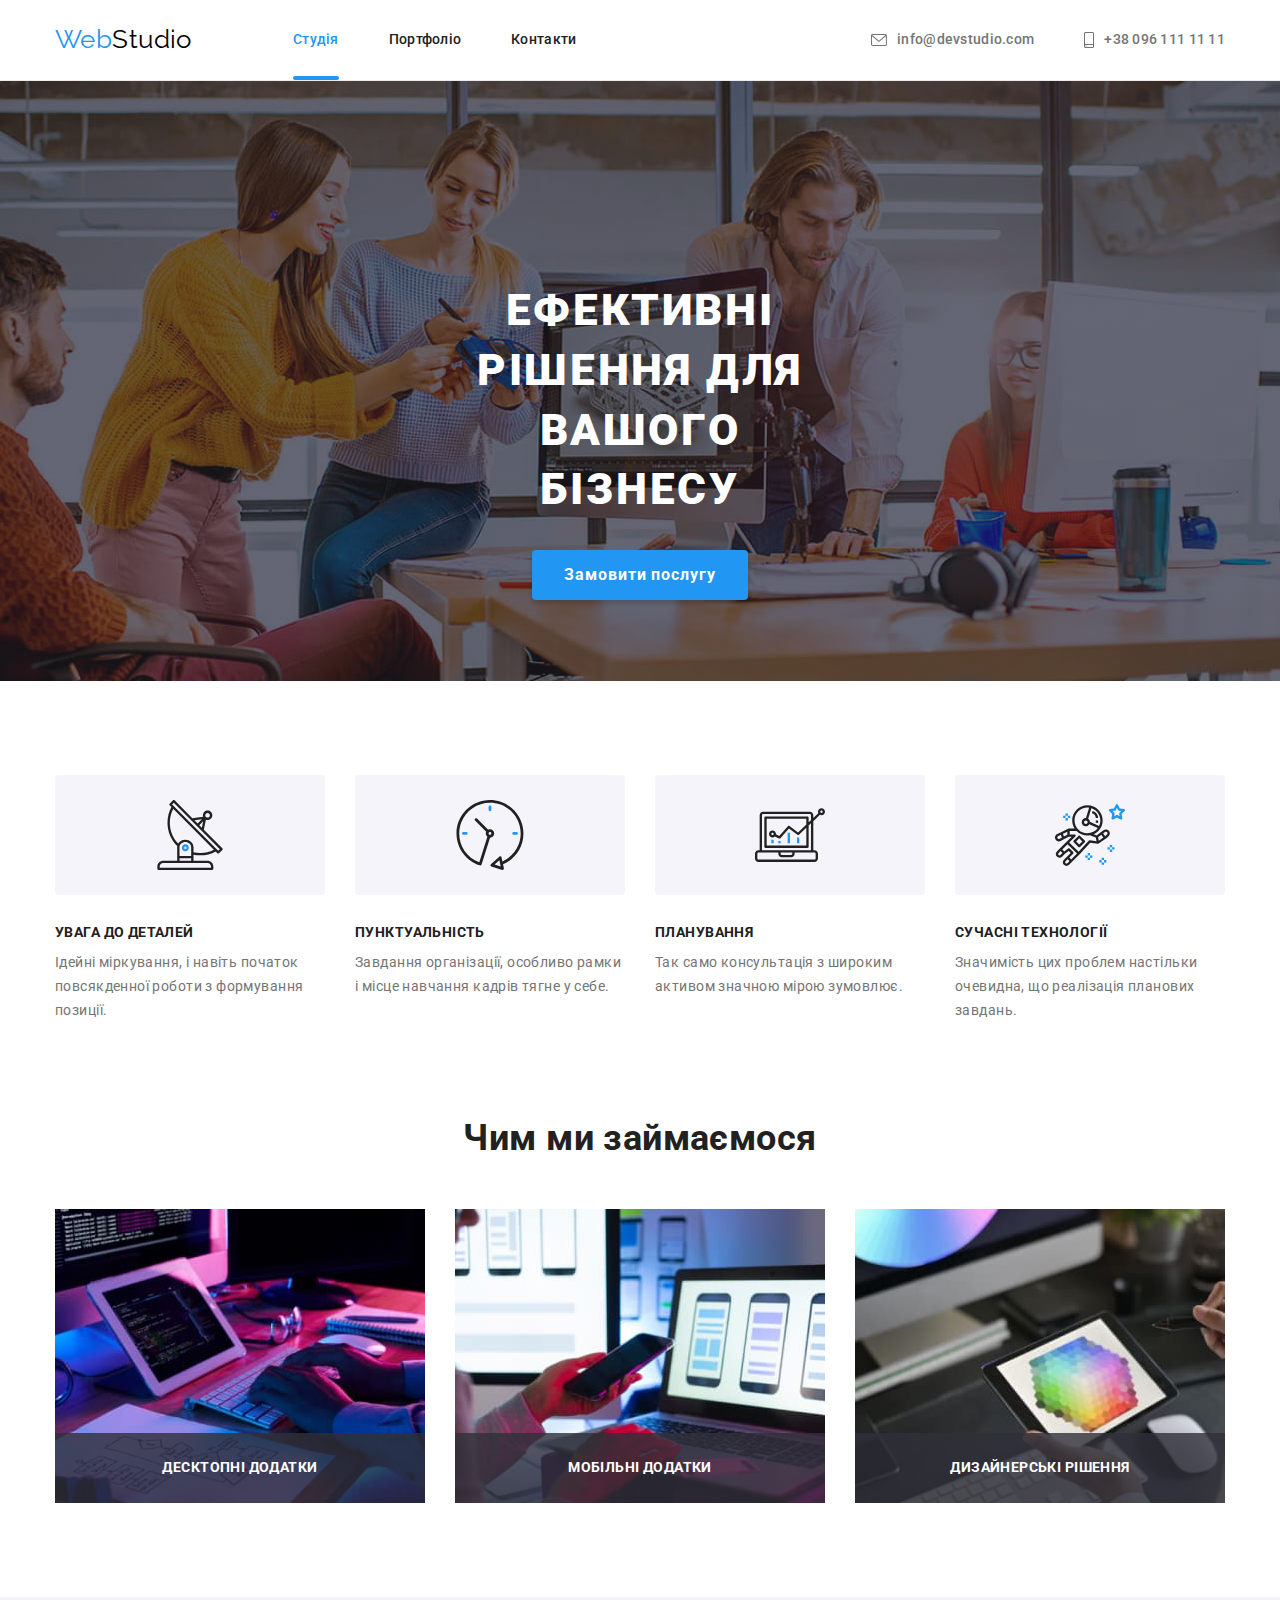
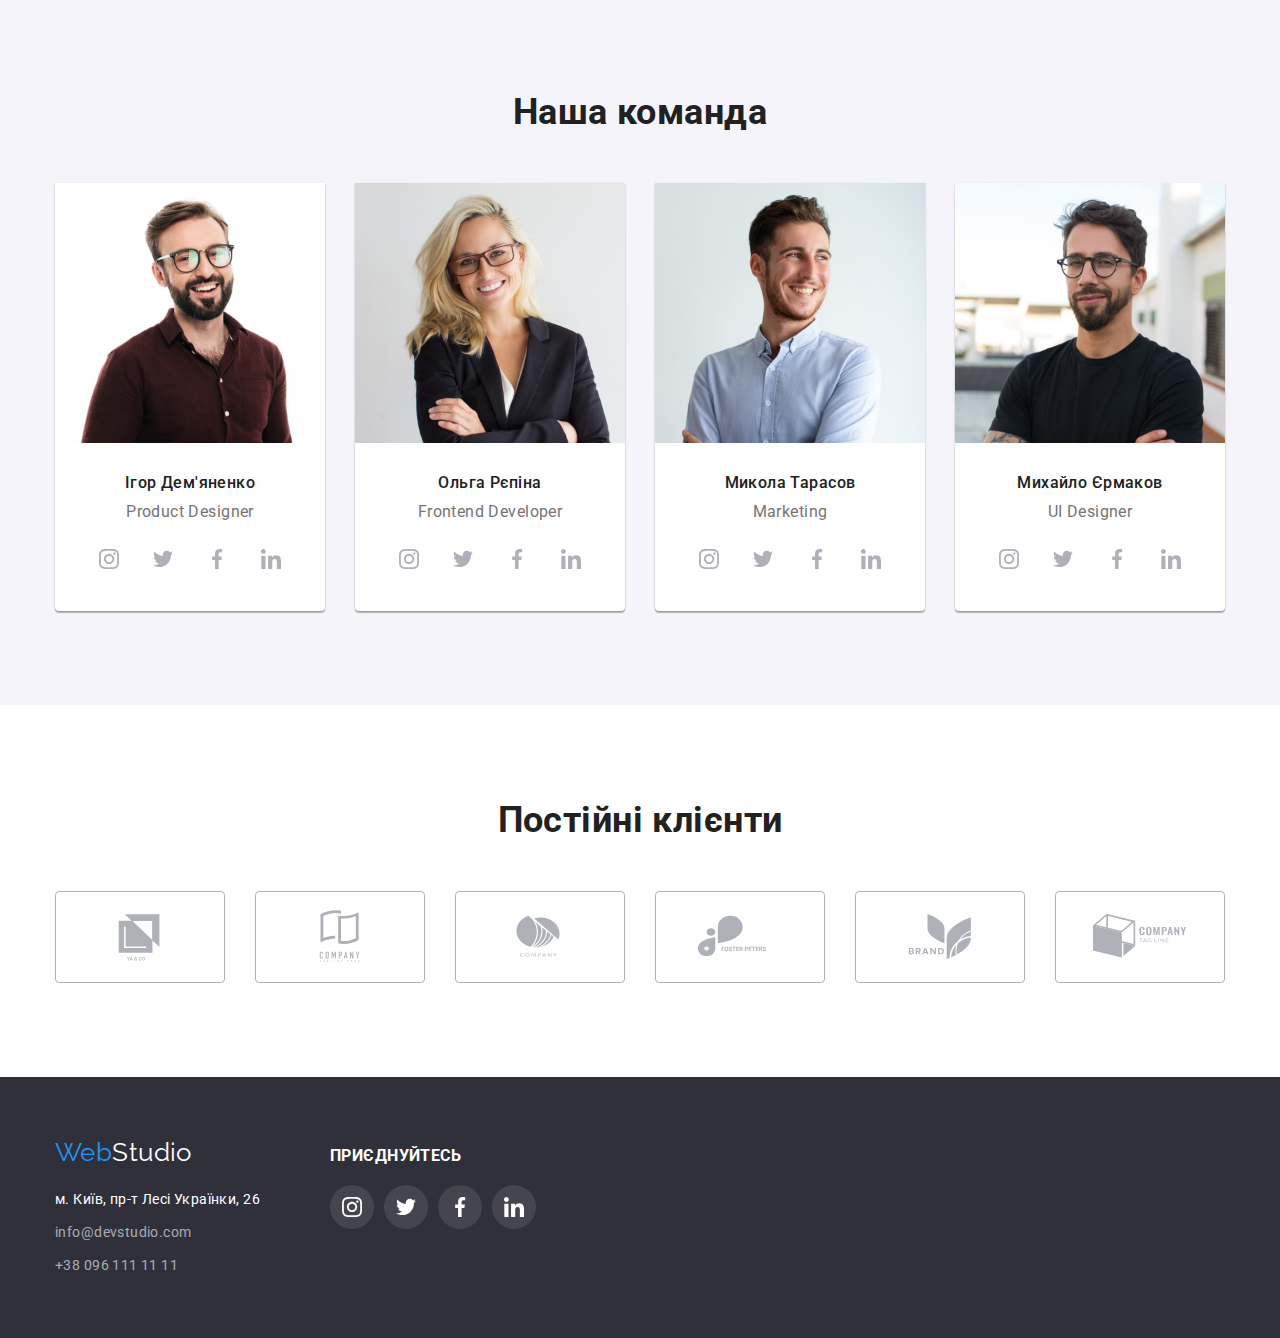
<file: index.html>
<!DOCTYPE html>
<html lang="uk">

<head>
    <meta charset="UTF-8">
    <meta http-equiv="X-UA-Compatible" content="IE=edge">
    <meta name="viewport" content="width=device-width, initial-scale=1.0">
    <title>Document</title>
    <link href="https://fonts.googleapis.com/css2?family=Raleway:wght@700&family=Roboto:wght@400;500;700;900&display=swap"
        rel="stylesheet">
    <link rel="stylesheet" href="https://cdnjs.cloudflare.com/ajax/libs/modern-normalize/1.1.0/modern-normalize.css">
    <link rel="stylesheet" href="./css/styles.css">
</head>

<body>
    <header class="header">
        <div class="container header-container">
        <nav class="nav-container">
            <a href="./index.html" class="logo"><span class="logo-accent">Web</span>Studio</a>
            <ul class="site-nav">
                <li class="item"><a href="./index.html" class="current link">Студія</a></li>
                <li class="item"><a href="./portfolio.html" class="link">Портфоліо</a></li>
                <li class="item"><a href="" class="link">Контакти</a></li>
            </ul>
        </nav>
        <ul class="header-contacts">
            <li class="item">
                <a href="mailto:info@devstudio.com" class="link">
                <svg class="header-icon" width="16" height="12">
                    <use href="./images/icons.svg#icon-envelope"> </use>
                </svg> info@devstudio.com</a></li>
            <li class="item"><a href="tel:+380961111111" class="link">
                <svg class="header-icon" width="10" height="16">
                    <use href="./images/icons.svg#icon-smartphone"></use>
                </svg>+38 096 111 11 11</a></li>
        </ul>
        </div>
    </header>

    <main>
        <section class="hero">
            <div class="overlay">
            <div class="hero-container">
            <h1 class="hero-title">Ефективні рішення для вашого бізнесу</h1>
            <button data-modal-open type="button" class="hero-button">Замовити послугу</button>
            </div>
            </div>
        </section>

        <section class="section">
            <div class="container">
            <h2 class="visually-hidden">Особливості</h2>
            <ul class="features-list flex-container">
                <li class="flex-features">
                    <div class="icons-block">
                        <svg class="features-icon" width="70" height="70">
                        <use href="./images/icons.svg#icon-antenna"></use>
                    </svg>
                    </div>
                    <h3 class="title">УВАГА ДО ДЕТАЛЕЙ</h3>
                    <p>Ідейні міркування, і навіть початок повсякденної роботи з формування позиції.</p>
                </li>
                <li class="flex-features">
                    <div class="icons-block">
                        <svg class="features-icon" width="70" height="70">
                        <use href="./images/icons.svg#icon-clock"></use>
                    </svg>
                    </div>
                    <h3 class="title">ПУНКТУАЛЬНІСТЬ</h3>
                    <p>Завдання організації, особливо рамки і місце навчання кадрів тягне у себе.</p>
                </li>
                <li class="flex-features">
                    <div class="icons-block">
                        <svg class="features-icon" width="70" height="70">
                        <use href="./images/icons.svg#icon-diagram"></use>
                    </svg>
                    </div>
                    <h3 class="title">ПЛАНУВАННЯ</h3>
                    <p>Так само консультація з широким активом значною мірою зумовлює.</p>
                </li>
                <li class="flex-features">
                    <div class="icons-block">
                        <svg class="features-icon" width="70" height="70">
                        <use href="./images/icons.svg#icon-astronaut"></use>
                    </svg>
                    </div>
                    <h3 class="title">СУЧАСНІ ТЕХНОЛОГІЇ</h3>
                    <p>Значимість цих проблем настільки очевидна, що реалізація планових завдань.</p>
                </li>
            </ul>
            </div>
        </section>

        <section class="section section-work">
            <div class="container">
            <h2 class="section-title">Чим ми займаємося</h2>
            <ul class="flex-container">
                <li class="wrapper">
                    <img src="images/img.jpg" alt="Програміст працює за робочим столом в офісі" width="370"
                        height="294">
                        <div class="box-overlay">
                            <h3 class="type-of-work">Десктопні додатки</h3>
                        </div>
                </li>
                <li class="wrapper">
                    <img src="images/img-2.jpg" alt="Веб-дизанер працює над інтерфейсом мобільного додатку" width="370"
                        height="294">
                        <div class="box-overlay">
                            <h3 class="type-of-work">Мобільні додатки</h3>
                        </div>
                </li>
                <li class="wrapper">
                    <img src="images/img-3.jpg" alt="Веб-дизанер з робочим графічним планшетом обирає колір" width="370"
                        height="294">
                        <div class="box-overlay">
                            <h3 class="type-of-work">Дизайнерські рішення</h3>
                        </div>
                </li>
            </ul>
            </div>
        </section>

        <section class="section team-section">
            <div class="container">
            <h2 class="section-title">Наша команда</h2>
            <ul class="team-list flex-container">
                <li class="team-box">
                    <img src="images/img-4.jpg" alt="Ігор Дем'яненко" width="270" height="260">
                    <h3 class="team-subtitle">Ігор Дем'яненко</h3>
                    <p lang="en" class="profession">Product Designer</p>
                    <ul class="social">
                        <li class="social__item">
                            <a class="social-link" href="#" aria-label="instagram">
                                <svg class="icon" width="20" height="20"> 
                                    <use href="./images/icons.svg#icon-instagram"> </use>
                                </svg> 
                            </a>
                        </li>
                        <li class="social__item">
                            <a class="social-link" href="#" aria-label="twitter">
                                <svg class="icon" width="20" height="20"> 
                                    <use href="./images/icons.svg#icon-twitter"> </use>
                                </svg> 
                            </a>
                        </li>
                        <li class="social__item">
                            <a class="social-link" href="#" aria-label="facebook">
                                <svg class="icon" width="20" height="20"> 
                                    <use href="./images/icons.svg#icon-facebook"> </use>
                                </svg> 
                            </a>
                        </li>
                        <li class="social__item">
                            <a class="social-link" href="#" aria-label="linkedin">
                                <svg class="icon" width="20" height="20"> 
                                    <use href="./images/icons.svg#icon-linkedin"> </use>
                                </svg> 
                            </a>
                        </li>
                    </ul>
                </li>
                <li class="team-box">
                   <img src="images/img-5.jpg" alt="Ольга Рєпіна" width="270" height="260">
                    <h3 class="team-subtitle">Ольга Рєпіна</h3>
                    <p lang="en" class="profession">Frontend Developer</p>
                    <ul class="social">
                        <li class="social__item">
                            <a class="social-link" href="#" aria-label="instagram">
                                <svg class="icon" width="20" height="20"> 
                                    <use href="./images/icons.svg#icon-instagram"> </use>
                                </svg> 
                            </a>
                        </li>
                        <li class="social__item">
                            <a class="social-link" href="#" aria-label="twitter">
                                <svg class="icon" width="20" height="20"> 
                                    <use href="./images/icons.svg#icon-twitter"> </use>
                                </svg> 
                            </a>
                        </li>
                        <li class="social__item">
                            <a class="social-link" href="#" aria-label="facebook">
                                <svg class="icon" width="20" height="20"> 
                                    <use href="./images/icons.svg#icon-facebook"> </use>
                                </svg> 
                            </a>
                        </li>
                        <li class="social__item">
                            <a class="social-link" href="#" aria-label="linkedin">
                                <svg class="icon" width="20" height="20"> 
                                    <use href="./images/icons.svg#icon-linkedin"> </use>
                                </svg> 
                            </a>
                        </li>
                    </ul>
                </li>
                <li class="team-box">
                    <img src="images/img-6.jpg" alt="Микола Тарасов" width="270" height="260">
                    <h3 class="team-subtitle">Микола Тарасов</h3>
                    <p lang="en" class="profession">Marketing</p>
                    <ul class="social">
                        <li class="social__item">
                            <a class="social-link" href="#" aria-label="instagram">
                                <svg class="icon" width="20" height="20"> 
                                    <use href="./images/icons.svg#icon-instagram"> </use>
                                </svg> 
                            </a>
                        </li>
                        <li class="social__item">
                            <a class="social-link" href="#" aria-label="twitter">
                                <svg class="icon" width="20" height="20"> 
                                    <use href="./images/icons.svg#icon-twitter"> </use>
                                </svg> 
                            </a>
                        </li>
                        <li class="social__item">
                            <a class="social-link" href="#" aria-label="facebook">
                                <svg class="icon" width="20" height="20"> 
                                    <use href="./images/icons.svg#icon-facebook"> </use>
                                </svg> 
                            </a>
                        </li>
                        <li class="social__item">
                            <a class="social-link" href="#" aria-label="linkedin">
                                <svg class="icon" width="20" height="20"> 
                                    <use href="./images/icons.svg#icon-linkedin"> </use>
                                </svg> 
                            </a>
                        </li>
                    </ul>
                </li>
                <li class="team-box">
                    <img src="images/img-7.jpg" alt="Михайло Єрмаков" width="270" height="260">
                    <h3 class="team-subtitle">Михайло Єрмаков</h3>
                    <p lang="en" class="profession">UI Designer</p>
                    <ul class="social">
                        <li class="social__item">
                            <a class="social-link" href="#" aria-label="instagram">
                                <svg class="icon" width="20" height="20"> 
                                    <use href="./images/icons.svg#icon-instagram"> </use>
                                </svg> 
                            </a>
                        </li>
                        <li class="social__item">
                            <a class="social-link" href="#" aria-label="twitter">
                                <svg class="icon" width="20" height="20"> 
                                    <use href="./images/icons.svg#icon-twitter"> </use>
                                </svg> 
                            </a>
                        </li>
                        <li class="social__item">
                            <a class="social-link" href="#" aria-label="facebook">
                                <svg class="icon" width="20" height="20"> 
                                    <use href="./images/icons.svg#icon-facebook"> </use>
                                </svg> 
                            </a>
                        </li>
                        <li class="social__item">
                            <a class="social-link" href="#" aria-label="linkedin">
                                <svg class="icon" width="20" height="20"> 
                                    <use href="./images/icons.svg#icon-linkedin"> </use>
                                </svg> 
                            </a>
                        </li>
                    </ul>
                </li>
            </ul>
            </div>
        </section>

        <section class="section clients-section">
            <div class="container">
            <h2 class="section-title">Постійні клієнти</h2>
            <ul class="clients-block">
                <li class="client">
                    <a class="link" href="#" >
                        <svg class="client-icon" width="106" height="60">
                            <use href="./images/icons.svg#icon-Logo">
                </use></svg></a></li>
                <li class="client">
                    <a class="link" href="#" >
                        <svg class="client-icon" width="106" height="60">
                            <use href="./images/icons.svg#icon-Logo-2">
                </use></svg></a></li>
                <li class="client">
                    <a class="link" href="#" >
                        <svg class="client-icon" width="106" height="60">
                            <use href="./images/icons.svg#icon-Logo-3">
                </use></svg></a></li>
                <li class="client">
                    <a class="link" href="#" >
                        <svg class="client-icon" width="106" height="60">
                            <use href="./images/icons.svg#icon-Logo-4">
                </use></svg></a></li>
                <li class="client">
                    <a class="link" href="#" >
                        <svg class="client-icon" width="106" height="60">
                            <use href="./images/icons.svg#icon-Logo-5">
                </use></svg></a></li>
                <li class="client">
                    <a class="link" href="#" >
                        <svg class="client-icon" width="106" height="60">
                            <use href="./images/icons.svg#icon-Logo-6">
                </use></svg></a></li>
            </ul>
            </div>
        </section>
    </main>

    <footer class="footer">
        <div class="container footer-container">
            <div class="address-container">
        <a href="./index.html" class="logo-footer"><span class="logo-accent">Web</span>Studio</a>
        <address>
            <ul class="footer-contacts">
                <li class="footer-link"><a href="https://goo.gl/maps/vVvrp3kjo85cVRVXA" target="_blank" rel="noopener noreferrer" class="adress-link">м. Київ, пр-т Лесі Українки, 26</a></li>
                <li class="footer-link"><a href="mailto:info@devstudio.com" class="link">info@devstudio.com</a></li>
                <li class="footer-link"><a href="tel:+380961111111" class="link">+38 096 111 11 11</a></li>
            </ul>
        </address>
        </div>
        <div class="join-footer">
            <h3 class="join">приєднуйтесь</h3>
            <ul class="social">
                <li class="social__item">
                    <a class="social-link" href="#" aria-label="instagram">
                        <svg class="icon join-icon" width="20" height="20">
                            <use href="./images/icons.svg#icon-instagram"> </use>
                        </svg>
                    </a>
                </li>
                <li class="social__item">
                    <a class="social-link" href="#" aria-label="twitter">
                        <svg class="icon join-icon" width="20" height="20">
                            <use href="./images/icons.svg#icon-twitter"> </use>
                        </svg>
                    </a>
                </li>
                <li class="social__item">
                    <a class="social-link" href="#" aria-label="facebook">
                        <svg class="icon join-icon" width="20" height="20">
                            <use href="./images/icons.svg#icon-facebook"> </use>
                        </svg>
                    </a>
                </li>
                <li class="social__item">
                    <a class="social-link" href="#" aria-label="linkedin">
                        <svg class="icon join-icon" width="20" height="20">
                            <use href="./images/icons.svg#icon-linkedin"> </use>
                        </svg>
                    </a>
                </li>
            </ul>
        </div>
        </div>
    </footer>

    <div data-modal class="backdrop is-hidden">
        <div class="modal">
            <div class="modal-body">
                <button data-modal-close type="button" class="close-button">
                    <svg class="icon-close" width="18" height="18">
                        <use href="./images/icons.svg#icon-close-button"></use>
                    </svg>
                </button>
            </div>
        </div>
    </div>

    <script src="./js/modal.js"></script>
</body>
</html>
</file>
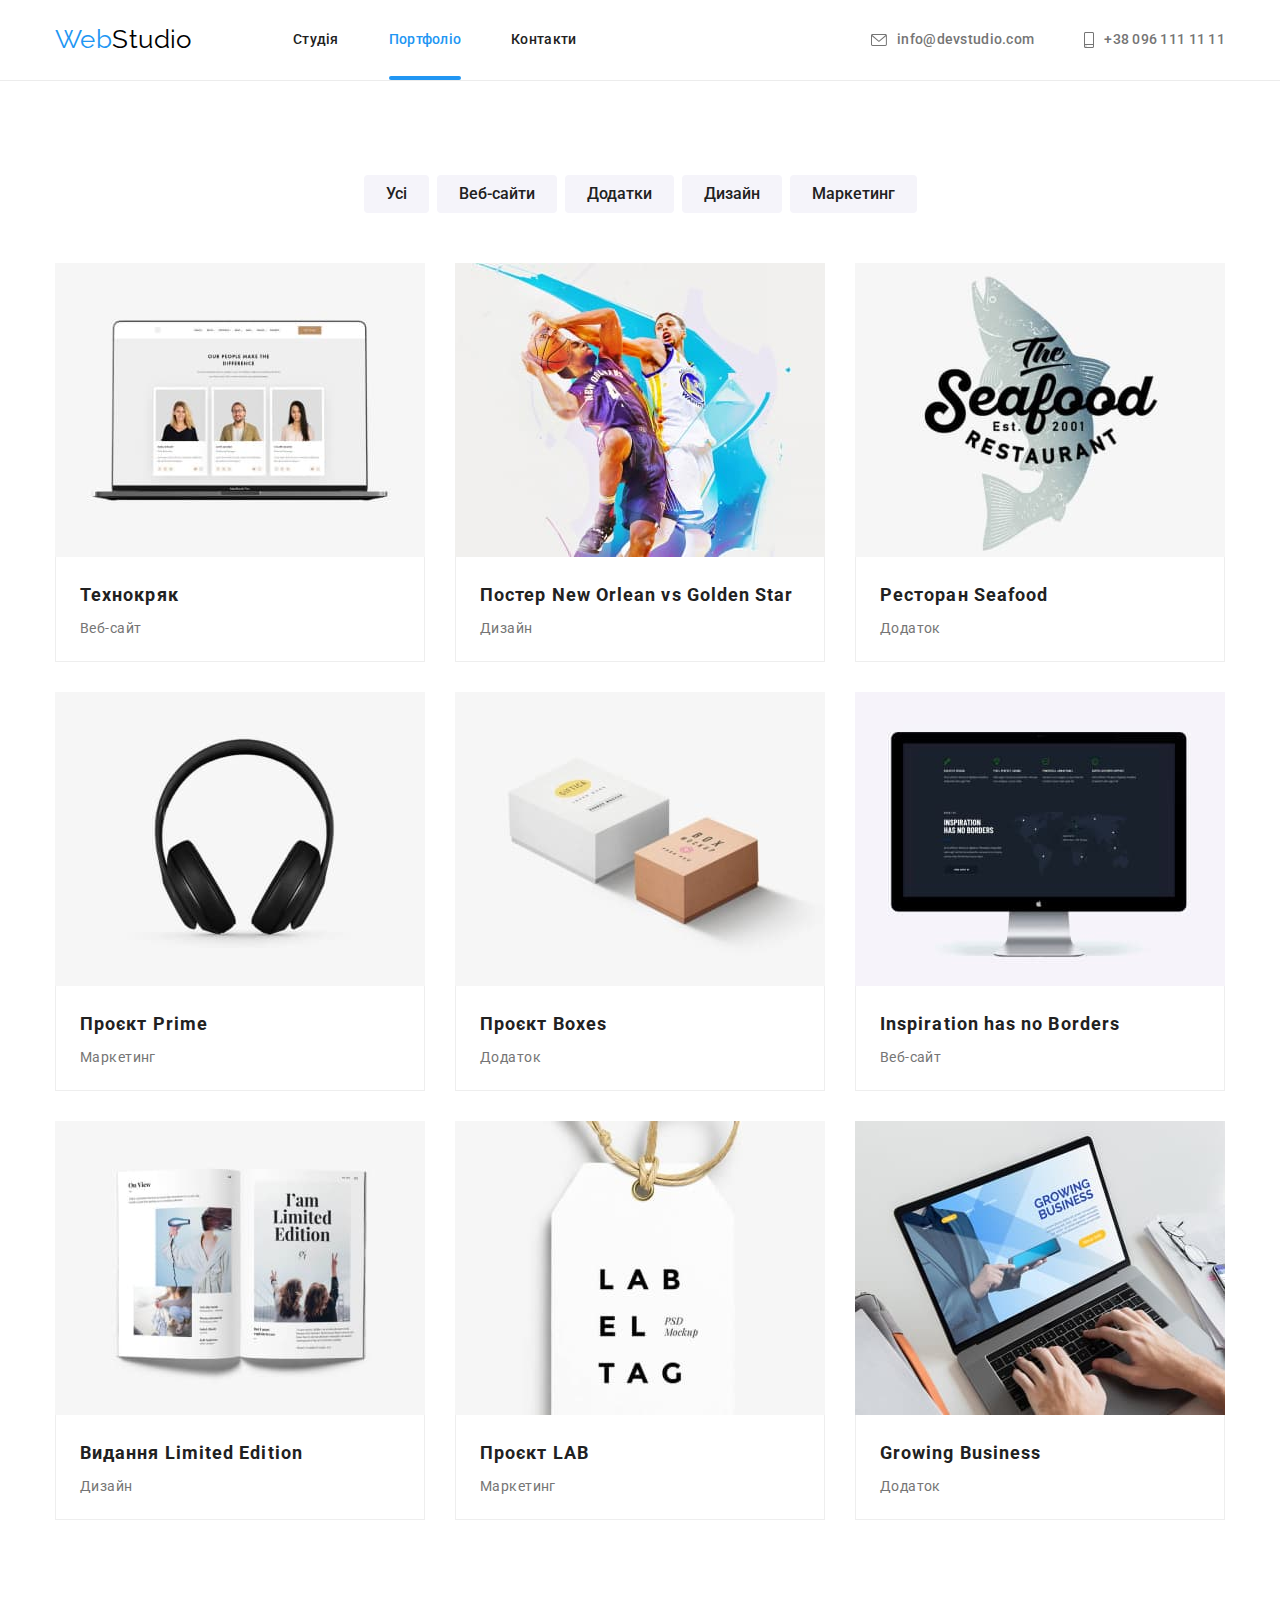
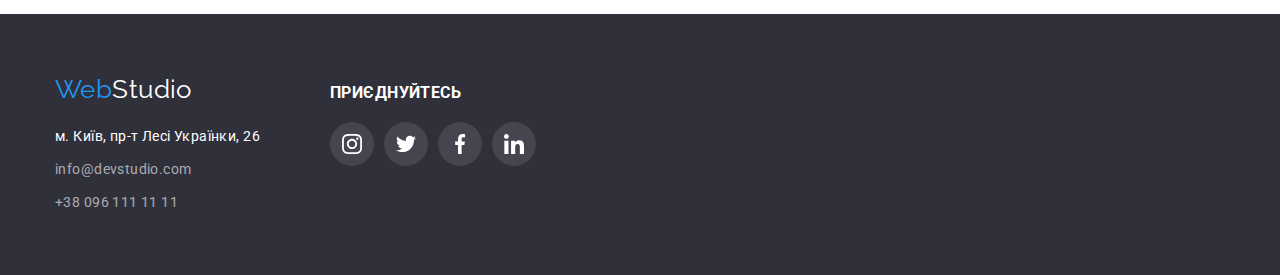
<file: portfolio.html>
<!DOCTYPE html>
    <html lang="uk">
    <head>
        <meta charset="UTF-8">
        <meta http-equiv="X-UA-Compatible" content="IE=edge">
        <meta name="viewport" content="width=device-width, initial-scale=1.0">
        <title>Document</title>
        <link href="https://fonts.googleapis.com/css2?family=Raleway:wght@700&family=Roboto:wght@400;500;700;900&display=swap"
            rel="stylesheet">
        <link rel="stylesheet" href="https://cdnjs.cloudflare.com/ajax/libs/modern-normalize/1.1.0/modern-normalize.css">
        <link rel="stylesheet" href="./css/styles.css">
    </head>

    <body>
        <header class="header">
            <div class="container header-container">
                <nav class="nav-container">
                    <a href="./index.html" class="logo"><span class="logo-accent">Web</span>Studio</a>
                    <ul class="site-nav">
                        <li class="item">
                            <a href="./index.html" class="link">Студія</a>
                        </li>
                        <li class="item">
                            <a href="./portfolio.html" class="current link">Портфоліо</a>
                        </li>
                        <li class="item">
                            <a href="" class="link">Контакти</a>
                        </li>
                    </ul>
                </nav>
                <ul class="header-contacts">
                    <li class="item">
                        <a href="mailto:info@devstudio.com" class="link">
                        <svg class="header-icon" width="16" height="12">
                            <use href="./images/icons.svg#icon-envelope"></use>
                        </svg>info@devstudio.com</a>
                    </li>
                    <li class="item">
                        <a href="tel:+380961111111" class="link">
                        <svg class="header-icon" width="10" height="16">
                            <use href="./images/icons.svg#icon-smartphone"></use>
                    </svg>+38 096 111 11 11</a>
                    </li>
                </ul>
            </div>
        </header>

        <main>
            <section class="section">
            <div class="container">
            <h1 class="visually-hidden">Портфоліо</h1>
            <ul class="buttons">
                <li><button type="button" class="button filter">Усі</button></li>
                <li><button type="button" class="button filter">Веб-сайти</button></li>
                <li><button type="button" class="button filter">Додатки</button></li>
                <li><button type="button" class="button filter">Дизайн</button></li>
                <li><button type="button" class="button filter">Маркетинг</button></li>
            </ul>
            <ul class="projects flex-container">
                <li class="flex-items">
                    <a class="project-link" href="#">
                        <div class="project-image">
                            <img class="projects-img" src="images/img-p1.jpg" alt="Головна сторвнка веб-сайту Технокряк" width="370" height="294">
                            <div class="project-overlay">
                                <p class="overlay-text">Ресурс пропонує комплексні пропозиції з різним рівнем функціоналу та сервісів. Все це дозволить відвідувачу отримати
                                    вичерпні відомості про компанію чи приватну особу.</p>
                            </div>
                        </div>
                        <div class="border">
                            <h2 class="name">Технокряк</h2>
                            <p class="type">Веб-сайт</p>
                        </div>
                    </a>
                </li>
                <li class="flex-items">
                    <a class="project-link" href="#">
                        <div class="project-image">
                            <img class="projects-img" src="images/img-p2.jpg" alt="Два гравці з команд New Orlean та Golden Star, які боряться за мʼяч" width="370" height="294">
                            <div class="project-overlay">
                                <p class="overlay-text">Ресурс пропонує комплексні пропозиції з різним рівнем функціоналу та сервісів. Все це
                                    дозволить відвідувачу отримати
                                    вичерпні відомості про компанію чи приватну особу.</p>
                            </div>
                        </div>
                        <div class="border">
                            <h2 class="name">Постер New Orlean vs Golden Star</h2>
                            <p class="type">Дизайн</p>
                        </div>
                    </a>
                </li>
                <li class="flex-items">
                    <a class="project-link" href="#">
                        <div class="project-image">
                            <img class="projects-img" src="images/img-p3.jpg" alt="Логотип ресторану Seafood" width="370" height="294">
                            <div class="project-overlay">
                                <p class="overlay-text">Ресурс пропонує комплексні пропозиції з різним рівнем функціоналу та сервісів. Все це
                                    дозволить відвідувачу отримати
                                    вичерпні відомості про компанію чи приватну особу.</p>
                            </div>
                        </div>
                        <div class="border">
                            <h2 class="name">Ресторан Seafood</h2>
                            <p class="type">Додаток</p>
                        </div>
                    </a>
                </li>
                <li class="flex-items">
                    <a class="project-link" href="#">
                        <div class="project-image">
                            <img class="projects-img" src="images/img-p4.jpg" alt="Чорні навушники" width="370" height="294">
                            <div class="project-overlay">
                                <p class="overlay-text">Ресурс пропонує комплексні пропозиції з різним рівнем функціоналу та сервісів. Все це
                                    дозволить відвідувачу отримати
                                    вичерпні відомості про компанію чи приватну особу.</p>
                            </div>
                        </div>
                        <div class="border">
                            <h2 class="name">Проєкт Prime</h2>
                            <p class="type">Маркетинг</p>
                        </div>
                    </a>
                </li>
                <li class="flex-items">
                    <a class="project-link" href="#">
                        <div class="project-image">
                            <img class="projects-img" src="images/img-p5.jpg" alt="Дві коробки білого та бежевого кольорів " width="370" height="294">
                            <div class="project-overlay">
                                <p class="overlay-text">Ресурс пропонує комплексні пропозиції з різним рівнем функціоналу та сервісів. Все це
                                    дозволить відвідувачу отримати
                                    вичерпні відомості про компанію чи приватну особу.</p>
                            </div>
                        </div>
                        <div class="border">
                            <h2 class="name">Проєкт Boxes</h2>
                            <p class="type">Додаток</p>
                        </div>
                    </a>
                </li>
                <li class="flex-items">
                    <a class="project-link" href="#">
                        <div class="project-image">
                            <img class="projects-img" src="images/img-p6.jpg" alt="Монітор на якому зображено головну сторінку веб-сайту Inspiration has no Borders" width="370" height="294">
                            <div class="project-overlay">
                                <p class="overlay-text">Ресурс пропонує комплексні пропозиції з різним рівнем функціоналу та сервісів. Все це
                                    дозволить відвідувачу отримати
                                    вичерпні відомості про компанію чи приватну особу.</p>
                            </div>
                        </div>
                        <div class="border">
                            <h2 class="name">Inspiration has no Borders</h2>
                            <p class="type">Веб-сайт</p>
                        </div>
                    </a>
                </li>
                <li class="flex-items">
                    <a class="project-link" href="#">
                        <div class="project-image">
                            <img class="projects-img" src="images/img-p7.jpg" alt="Розгорнутий журналдля жінок" width="370" height="294">
                            <div class="project-overlay">
                                <p class="overlay-text">Ресурс пропонує комплексні пропозиції з різним рівнем функціоналу та сервісів. Все це
                                    дозволить відвідувачу отримати
                                    вичерпні відомості про компанію чи приватну особу.</p>
                            </div>
                        </div>
                        <div class="border">
                            <h2 class="name">Видання Limited Edition</h2>
                            <p class="type">Дизайн</p>
                        </div>
                    </a>
                </li>
                <li class="flex-items">
                    <a class="project-link" href="#">
                        <div class="project-image">
                            <img class="projects-img" src="images/img-p8.jpg" alt="Цінник з лого LAB" width="370" height="294">
                            <div class="project-overlay">
                                <p class="overlay-text">Ресурс пропонує комплексні пропозиції з різним рівнем функціоналу та сервісів. Все це
                                    дозволить відвідувачу отримати
                                    вичерпні відомості про компанію чи приватну особу.</p>
                            </div>
                        </div>
                        <div class="border">
                            <h2 class="name">Проєкт LAB</h2>
                            <p class="type">Маркетинг</p>
                        </div>
                    </a>
                </li>
                <li class="flex-items">
                    <a class="project-link" href="#">
                        <div class="project-image">
                            <img class="projects-img" src="images/img-p9.jpg" alt="Відкритий ноутбук на сторінці додатку Growing Business" width="370" height="294">
                            <div class="project-overlay">
                                <p class="overlay-text">Ресурс пропонує комплексні пропозиції з різним рівнем функціоналу та сервісів. Все це
                                    дозволить відвідувачу отримати
                                    вичерпні відомості про компанію чи приватну особу.</p>
                            </div>
                        </div>
                        <div class="border">
                            <h2 class="name">Growing Business</h2>
                            <p class="type">Додаток</p>
                        </div>
                    </a>
                </li>
            </ul>
            </div>
            </section>
        </main>

        <footer class="footer">
            <div class="container footer-container">
                <div class="address-container">
            <a href="./index.html" class="logo-footer"><span class="logo-accent">Web</span>Studio</a>
            <address>
                <ul class="footer-contacts">
                    <li class="footer-link"><a href="https://goo.gl/maps/vVvrp3kjo85cVRVXA" target="_blank" rel="noopener noreferrer" class="adress-link">м. Київ, пр-т Лесі Українки, 26</a></li>
                    <li class="footer-link"><a href="mailto:info@devstudio.com" class="link">info@devstudio.com</a></li>
                    <li class="footer-link"><a href="tel:+380961111111" class="link">+38 096 111 11 11</a></li>
                </ul>
            </address>
            </div>
            <div class="join-footer">
                <h3 class="join">приєднуйтесь</h3>
                <ul class="social">
                    <li class="social__item">
                        <a class="social-link" href="#" aria-label="instagram">
                            <svg class="icon join-icon" width="20" height="20">
                                <use href="./images/icons.svg#icon-instagram"> </use>
                            </svg>
                        </a>
                    </li>
                    <li class="social__item">
                        <a class="social-link" href="#" aria-label="twitter">
                            <svg class="icon join-icon" width="20" height="20">
                                <use href="./images/icons.svg#icon-twitter"> </use>
                            </svg>
                        </a>
                    </li>
                    <li class="social__item">
                        <a class="social-link" href="#" aria-label="facebook">
                            <svg class="icon join-icon" width="20" height="20">
                                <use href="./images/icons.svg#icon-facebook"> </use>
                            </svg>
                        </a>
                    </li>
                    <li class="social__item">
                        <a class="social-link" href="#" aria-label="linkedin">
                            <svg class="icon join-icon" width="20" height="20">
                                <use href="./images/icons.svg#icon-linkedin"> </use>
                            </svg>
                        </a>
                    </li>
                </ul>
            </div>
            </div>
        </footer>
    </body>
    </html>
</file>
<file: css/styles.css>
:root {
    --primary-text-color:#757575;
    --title-text-color:#212121;
    --accent-color:#2196F3;
    --hero-accent-color:#188CE8;
    --primary-white-color:#FFFFFF;
    --logo-color:#000000;
    --secondary-background-color:#F5F4FA;
    --header-stroke: #ECECEC;
    --hero-footer-background: #2F303A;
    --footer-contacts-link-color: rgba(255, 255, 255, 0.6);
    --border-color: #EEEEEE;
    --hero-other-bg: #C4C4C4;
    --icon-color: #AFB1B8;
}

ul {
    list-style: none;
    padding: 0;
    margin: 0;
}

a {
    text-decoration: none;
    color: inherit;
}

h1,
h2,
h3,
h4,
h5,
h6 {
    margin: 0;
}

p {
    margin: 0;
}

address {
    font-style: normal;
}

button {
    font-family: inherit;
    padding: 0;
    margin: 0;
}

img {
    display: block;
    max-width: 100%;
    height: auto;
}

body {
    color: var(--primary-text-color);
    background-color: var(--primary-white-color);
    font-family: Roboto, serif;
    letter-spacing: 0.03em;
    font-size: 14px;
    line-height: 1.71;
}

.visually-hidden {
    position: absolute;
    white-space: nowrap;
    width: 1px;
    height: 1px;
    overflow: hidden;
    border: 0;
    padding: 0;
    clip: rect(0 0 0 0);
    clip-path: inset(50%);
    margin: -1px;
}

.section {
    padding-top: 94px;
    padding-bottom: 94px;
}

.container {
    max-width: 1200px;
    width: 100%;
    margin: 0 auto;
    padding-left: 15px;
    padding-right: 15px;
}

.flex-container {
    display: flex;
    flex-wrap: wrap;
    gap: 30px;
}

.flex-features {
    flex-basis: calc((100% - 90px) / 4);
}

.flex-items {
    flex-basis: calc((100% - 60px) / 3);
}

/* header */
.header {
    border-bottom-width: 1px;
    border-bottom-style: solid;
    border-bottom-color: var(--header-stroke);

    background-color: var(--primary-white-color);
}

.header-container {
    display: flex;
    align-items: center;
    height: 80px;
}

.nav-container {
    display: flex;
    align-items: center;
}

/* logo */
.logo{
    display: block;
    margin-right: 93px;
    min-width: 145px;

    color: var(--logo-color);
    font-family: Raleway, sans-serif;
    font-size: 26px;
    line-height: 1.2;     
}

.logo-accent {
    color: var(--accent-color);
}

/* site nav */
.site-nav {
    display: flex;
    gap: 50px;
    justify-content: space-between;
    align-items: center;
}

.site-nav .link {
    position: relative;
    padding-top: 32px;
    padding-bottom: 32px;
    transition: color 250ms cubic-bezier(0.4, 0, 0.2, 1);   
}

.site-nav .link:hover,
.site-nav .link:focus {
    color: var(--accent-color);
} 

.site-nav .link.current {
    color: var(--accent-color);
}

.site-nav .link::after {
    display: block;
    content: '';
    position: absolute;
    bottom: 0;
    left: 0;
    width: 0;
    height: 4px;
    background-color: var(--accent-color);
    border-radius: 2px;
    transition: width 250ms cubic-bezier(0.4, 0, 0.2, 1);
}

.site-nav .link:hover::after,
.site-nav .link:focus::after {
    width: 100%;
}

.site-nav .link.current::after{
    width: 100%;
}

.item .link {
    display: block;

    color: var(--title-text-color);
    font-weight: 500;
    line-height: 1.14;
    letter-spacing: 0.02em;
}

/* header contacts */

.header-contacts {
    display: flex;
    margin-left: auto;
    align-items: center;
}

.header-contacts .item + .item {
    margin-left: 50px;
}

.header-contacts .link {
    display: flex;
    justify-content: center;
    align-items: center;

    color: var(--primary-text-color);
    font-weight: 500;
    line-height: 1.14;
    letter-spacing: 0.02em;
    transition: color 250ms cubic-bezier(0.4, 0, 0.2, 1);
}

.header-contacts .link:hover,
.header-contacts .link:focus {
    color: var(--accent-color);
}

.header-icon {
    margin-right: 10px;
    fill: currentColor;
}

/* overlay */
.overlay {
    max-width: 1600px;
    height: 600px;
    margin-left: auto;
    margin-right: auto;
    background: linear-gradient(rgba(47, 48, 58, 0.4),rgba(47, 48, 58, 0.4)), url(../images/hero-bg.jpg) no-repeat center, var(--hero-other-bg);

}
/* hero */

.hero-container {
    text-align: center;
    max-width: 1600px;
    padding-top: 200px;
    padding-bottom: 200px;
    padding-left: 452px;
    padding-right: 452px;
}

.hero-title {
    margin-bottom: 30px; 
    max-width: 696px;

    color: var(--primary-white-color);
    font-weight: 900;
    font-size: 44px;
    line-height: 1.36;
    letter-spacing: 0.06em;
    text-transform: uppercase;
}

.hero-button {
    border: none;
    border-radius: 4px;
    padding: 10px 32px;
    text-align: center;
    box-shadow: 0px 4px 4px rgba(0, 0, 0, 0.15);

    color: var(--primary-white-color);
    background-color: var(--accent-color);
    font-family: inherit;
    font-weight: 700;
    font-size: 16px;
    line-height: 1.88;
    letter-spacing: 0.06em;
    cursor: pointer;
    transition: background-color 250ms cubic-bezier(0.4, 0, 0.2, 1);
}

.hero-button:hover,
.hero-button:focus {
    background-color: var(--hero-accent-color);
}

/* section */
.section-title {
    margin-bottom: 50px;

    color: var(--title-text-color);
    font-size: 36px;
    line-height: 1.17;
    text-align: center;
}

/* features */
.icons-block {
    width: 270px;
    height: 120px;
    border-radius: 4px;;
    display: flex;
    justify-content: center;
    align-items: center;
    margin-bottom: 30px;
    background: var(--secondary-background-color);
}
.features-list .title {
    margin-bottom: 10px;

    color: var(--title-text-color);
    font-size: 14px;
    line-height: 1.14;
    text-transform: uppercase;
}

/* section-work */
.section-work {
    padding-top: 0;
}

.wrapper {
    position: relative;
}

.type-of-work {
    font-size: 14px;
    line-height: 1.14;
    text-align: center;
    text-transform: uppercase;
    color: var(--primary-white-color);
}

.box-overlay {
    width: 370px;
    background: rgba(47, 48, 58, 0.8);

    padding-top: 27px;
    padding-bottom: 27px;
    position: absolute;
    bottom: 0;
    left: 0;
}

/* team */
.team-section {
    background-color: var(--secondary-background-color);
}

.team-box {
    background: var(--primary-white-color);
    box-shadow: 0px 1px 3px rgba(0, 0, 0, 0.12), 0px 1px 1px rgba(0, 0, 0, 0.14), 0px 2px 1px rgba(0, 0, 0, 0.2);
    border-radius: 0px 0px 4px 4px;
    padding-bottom: 30px;
    text-align: center;
}

.team-subtitle {
    margin-top: 30px;
    margin-bottom: 10px;

    color: var(--title-text-color);
    font-weight: 500;
    font-size: 16px;
    line-height: 1.19;
}

.team-list .profession {
    margin-bottom: 16px;
    font-size: 16px;
    line-height: 1.19;
}

.social {
    display: flex;
    flex-wrap: wrap;
    max-width: 206px;
    width: 100%;
    margin-left: 32px;
    margin-right: 32px;
    gap: 10px;
}

.social-link {
    display: flex;
    width: 44px;
    height: 44px;
    border-radius: 50%;
    justify-content: center;
    align-items: center;
    color: var(--icon-color);
    transition: color 250ms cubic-bezier(0.4, 0, 0.2, 1), background-color 250ms cubic-bezier(0.4, 0, 0.2, 1);
}

.icon {
    fill: currentColor;
}

.social-link:hover,
.social-link:focus {
    color: var(--primary-white-color);
    background-color: var(--accent-color);
}

/* our clients */
.clients-block {
    display: flex;
    flex-wrap: wrap;
    gap: 30px;
}

.clients-block .link {
    box-sizing: border-box;
    width: 170px;
    height: 92px;
    border: 1px solid var(--icon-color);
    color: var(--icon-color);
    border-radius: 4px;
    display: flex;
    justify-content: center;
    align-items: center;
    transition: color 250ms cubic-bezier(0.4, 0, 0.2, 1), border-color 250ms cubic-bezier(0.4, 0, 0.2, 1);
}

.clients-block .link:hover,
.clients-block .link:focus {
    color: var(--accent-color);
    border-color: var(--accent-color);
}

.client-icon {
    fill: currentColor;
}

/* footer */
.footer {
    padding-top: 60px;
    padding-bottom: 60px;

    background-color: var(--hero-footer-background);
}

.logo-footer {
    display: block;
    margin-bottom: 20px;

    color: var(--primary-white-color);
    font-family: Raleway, sans-serif;
    font-size: 26px;
    line-height: 1.2;
}

.footer-link:not(:last-child) {
    margin-bottom: 9px;
}

.footer-contacts .adress-link {
    color: var(--primary-white-color);
    transition: color 250ms cubic-bezier(0.4, 0, 0.2, 1);
}

.footer-contacts .adress-link:hover,
.footer-contacts .adress-link:focus {
    color: var(--accent-color);
}

.footer-contacts .link {
    color: var(--footer-contacts-link-color);
    transition: color 250ms cubic-bezier(0.4, 0, 0.2, 1);
}

.footer-contacts .link:hover,
.footer-contacts .link:focus {
    color: var(--accent-color);
}

.join {
    line-height: 1.17;
    text-transform: uppercase;
    color: var(--primary-white-color);
}

.footer .social-link {
    background-color: rgb(255, 255, 255, 0.1);
    transition: background-color 250ms cubic-bezier(0.4, 0, 0.2, 1);
}

.footer .social-link:hover,
.footer .social-link:focus {
    background-color: var(--accent-color);
}

.join-icon {
    fill: var(--primary-white-color);
}

.join-footer {
    margin-left: 70px;
}

.join-footer .social {
    margin-left: 0;
    margin-right: 0;
    margin-top: 20px;
}

.footer-container {
    display: flex;
    align-items: baseline;
}


/* button */
.buttons {
    margin-bottom: 50px;
    display: flex;
    flex-wrap: wrap;
    justify-content: center;
    gap: 8px;
}

.button.filter {
    border: none;
    border-radius: 4px;
    padding: 6px 22px;
    text-align: center;

    color: var(--title-text-color);
    background-color: var(--secondary-background-color);
    font-family: inherit;
    font-weight: 500;
    font-size: 16px;
    line-height: 1.62;
    cursor: pointer;
    transition: color 250ms cubic-bezier(0.4, 0, 0.2, 1), background-color 250ms cubic-bezier(0.4, 0, 0.2, 1), box-shadow 250ms cubic-bezier(0.4, 0, 0.2, 1);
}

.button.filter:hover,
.button.filter:focus {
    color: var(--primary-white-color);
    background-color: var(--accent-color);
    box-shadow: 0px 3px 1px rgba(0, 0, 0, 0.1), 0px 1px 2px rgba(0, 0, 0, 0.08), 0px 2px 2px rgba(0, 0, 0, 0.12);
}

/* projects */
.project-link {
    display: block;
    transition: box-shadow 250ms cubic-bezier(0.4, 0, 0.2, 1);
}

.project-link:hover,
.project-link:focus {
    box-shadow: 0px 1px 1px rgba(0, 0, 0, 0.12), 0px 4px 4px rgba(0, 0, 0, 0.06), 1px 4px 6px rgba(0, 0, 0, 0.16);
}

.project-image {
    position: relative;
    overflow: hidden;
}

.project-overlay {
    position: absolute;
    transform: translateY(100%);
    top: 0;
    bottom: 0;
    height: 100%;
    width: 100%;
    padding: 63px 24px;
    background-color: rgba(33, 150, 243, 0.9);
    transition: transform 250ms cubic-bezier(0.4, 0, 0.2, 1);
}

.project-link:hover .project-overlay,
.project-link:focus .project-overlay {
    transform: translateY(0);
}

.overlay-text {
    font-size: 18px;
    line-height: 1.56;
    color: var(--primary-white-color);
}

.projects .name {
    margin-bottom: 4px;

    color: var(--title-text-color);
    font-size: 18px;
    line-height: 2;
    letter-spacing: 0.06em;
}

.border {
    border-right: 1px solid var(--border-color);
    border-left: 1px solid var(--border-color);
    border-bottom: 1px solid var(--border-color);
    padding: 20px 24px;

    background: var(--primary-white-color);
}

/* modal window */
.backdrop {
    position: fixed;
    top: 0;
    left: 0;
    bottom: 0;
    right: 0;
    width: 100%;
    height: 100%;
    background-color: rgba(0, 0, 0, 0.2);
    overflow-x: hidden;
    overflow-y: auto;
    z-index: 100;
    transition: visibility 250ms cubic-bezier(0.4, 0, 0.2, 1), opacity 250ms cubic-bezier(0.4, 0, 0.2, 1);
}

.backdrop.is-hidden {
    opacity: 0;
    pointer-events: none;
    visibility: hidden;
}

.modal {
    position: sticky;
    width: 100%;
    min-height: 100vh;
    display: flex;
    justify-content: center;
    align-items: center;
}

.modal-body {
    position: relative;
    width: 528px;
    height: 581px;
    background-color: var(--primary-white-color);
    box-shadow: 0px 1px 3px rgba(0, 0, 0, 0.12), 0px 1px 1px rgba(0, 0, 0, 0.14), 0px 2px 1px rgba(0, 0, 0, 0.2);
    border-radius: 4px;
}

.close-button {
    position: absolute;
    top: 8px;
    right: 8px;
    width: 30px;
    height: 30px;
    display: flex;
    justify-content: center;
    align-items: center;
    width: 30px;
    height: 30px;
    border-radius: 50%;
    border: 1px solid rgba(0, 0, 0, 0.1);
    background-color: var(--primary-white-color);
    cursor: pointer;
}
</file>
